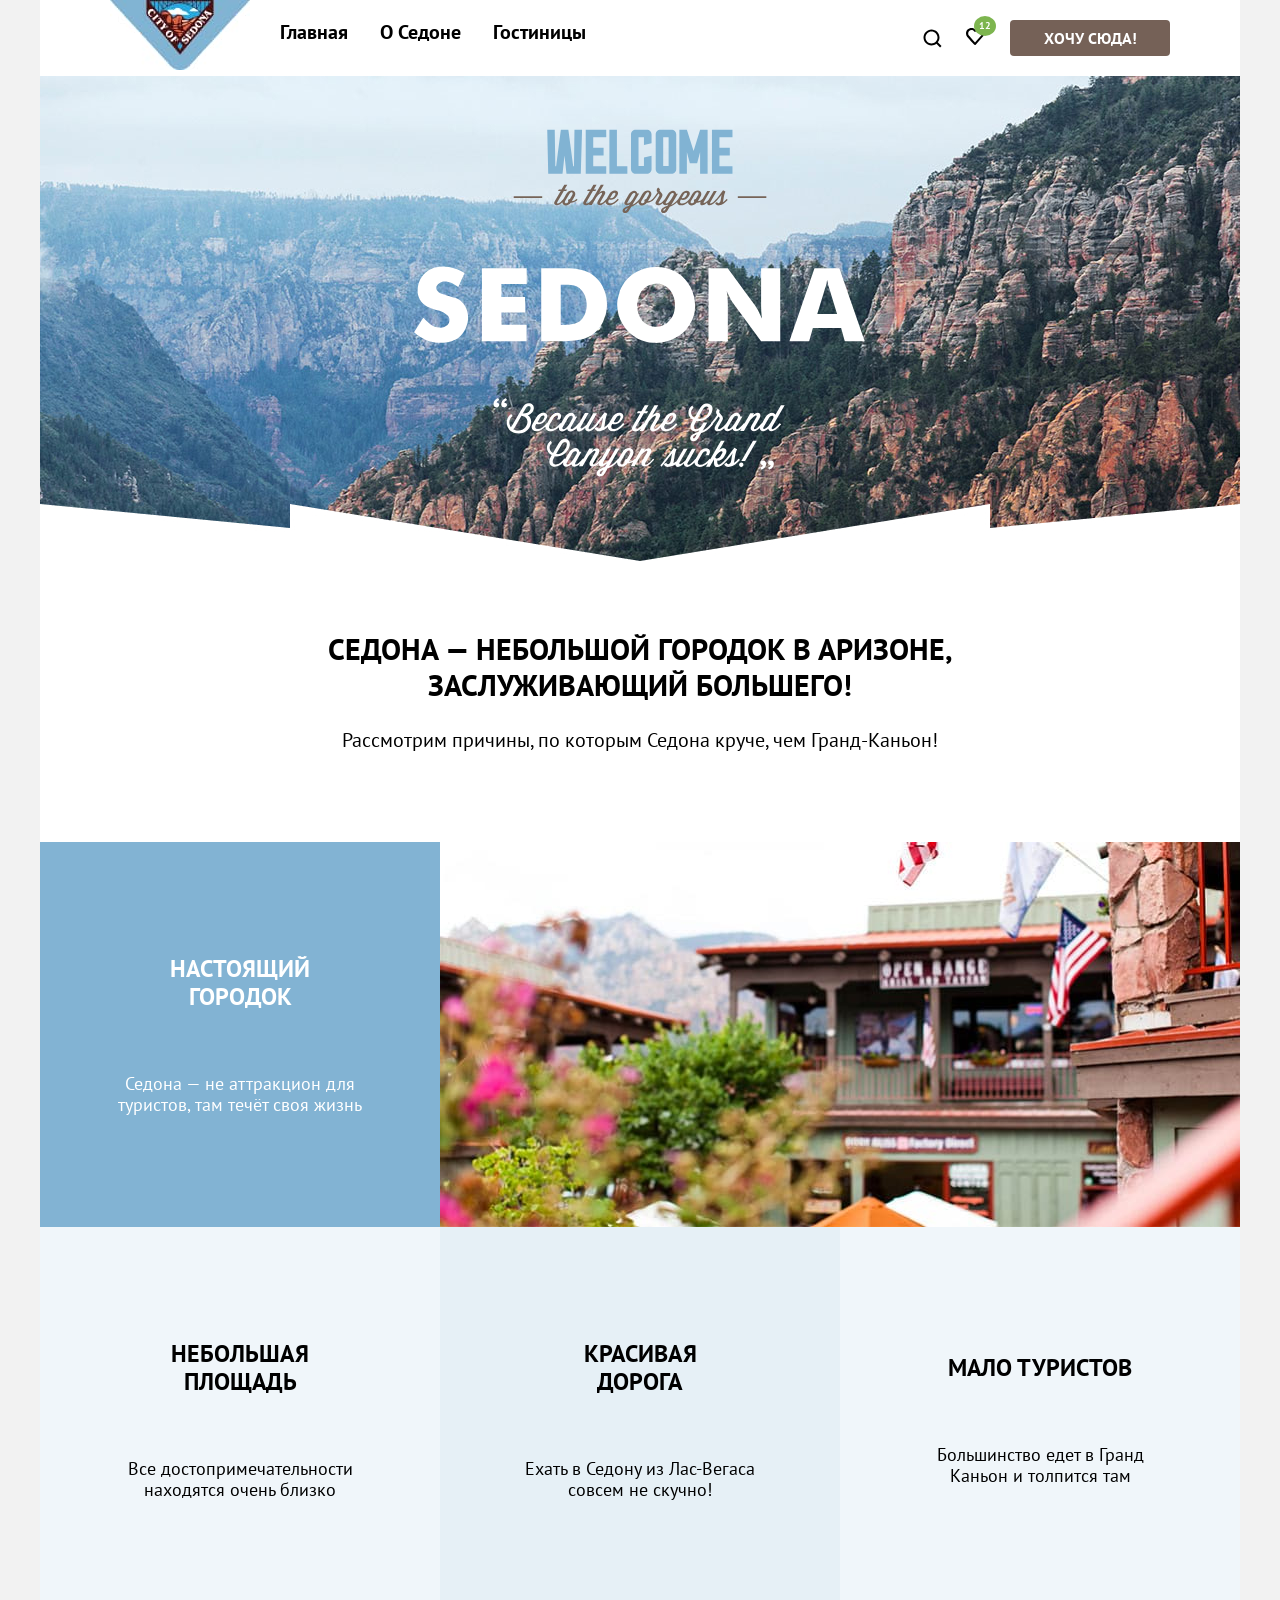
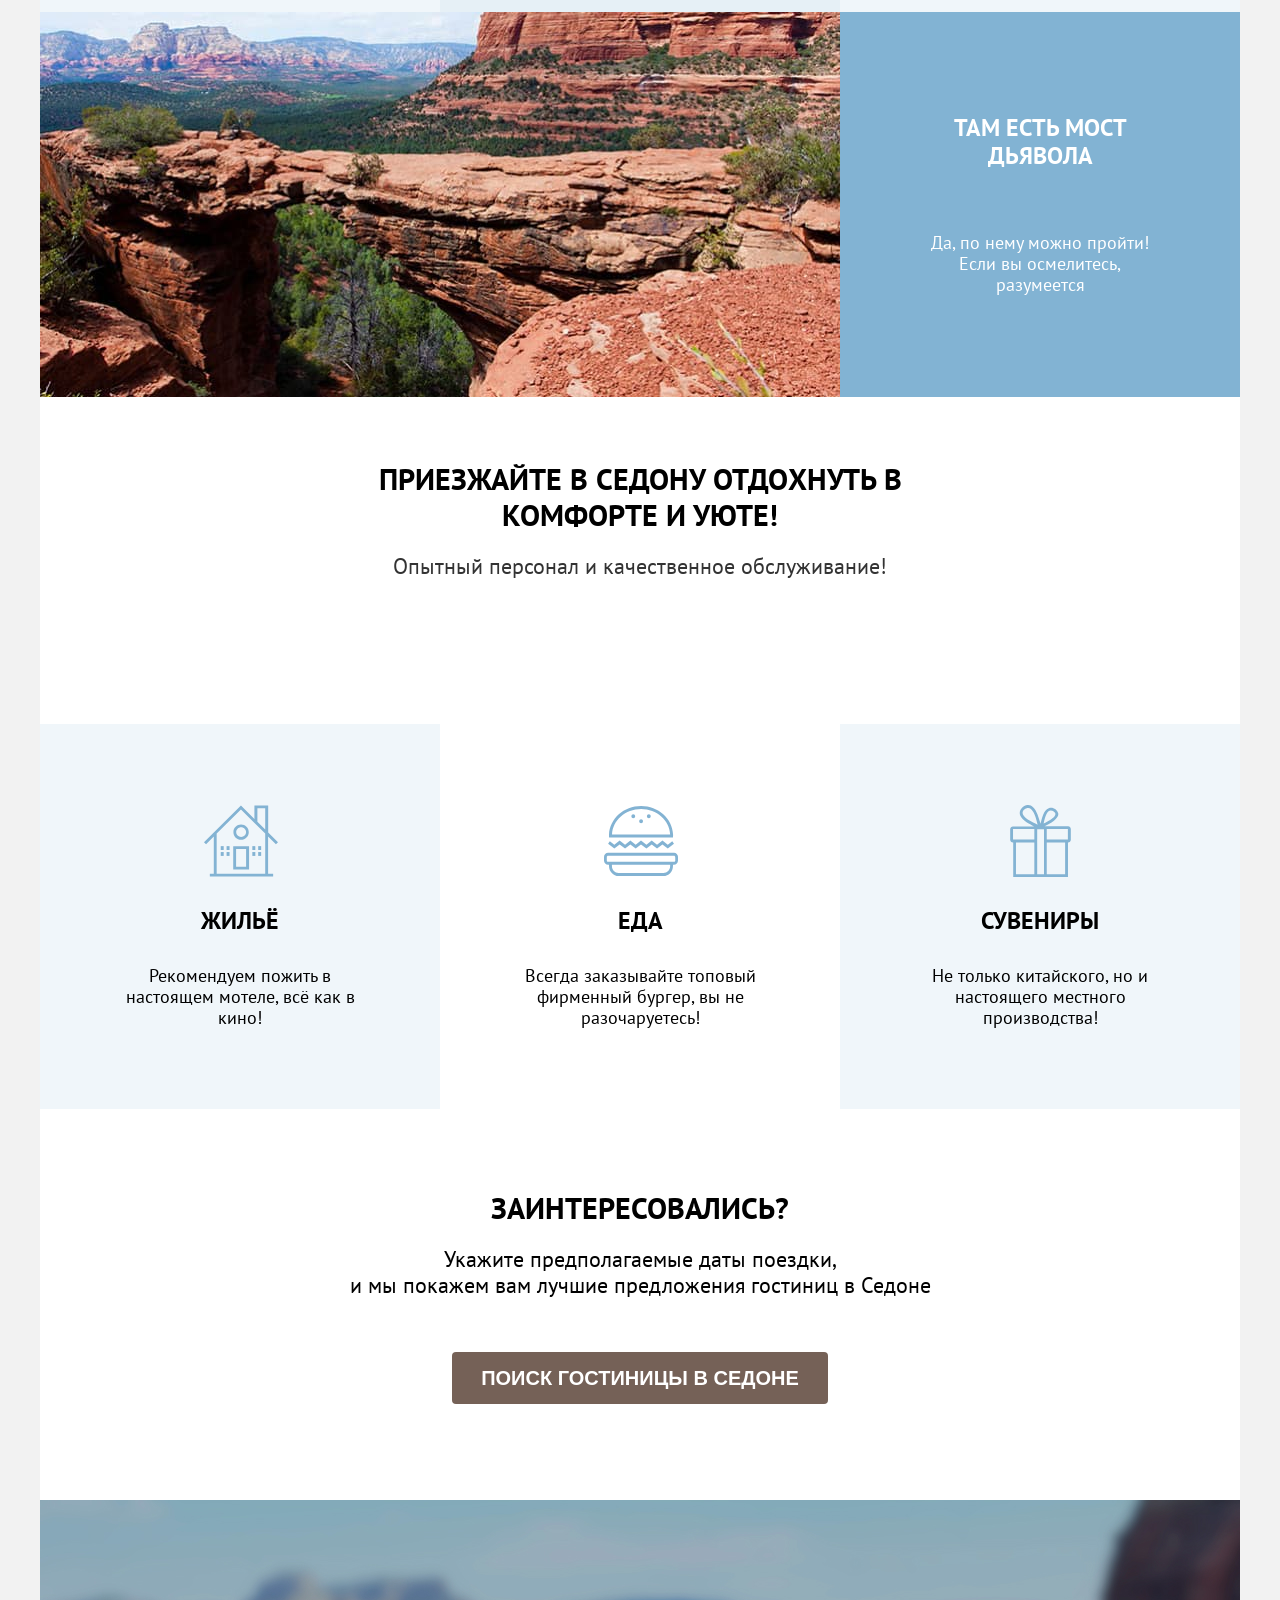
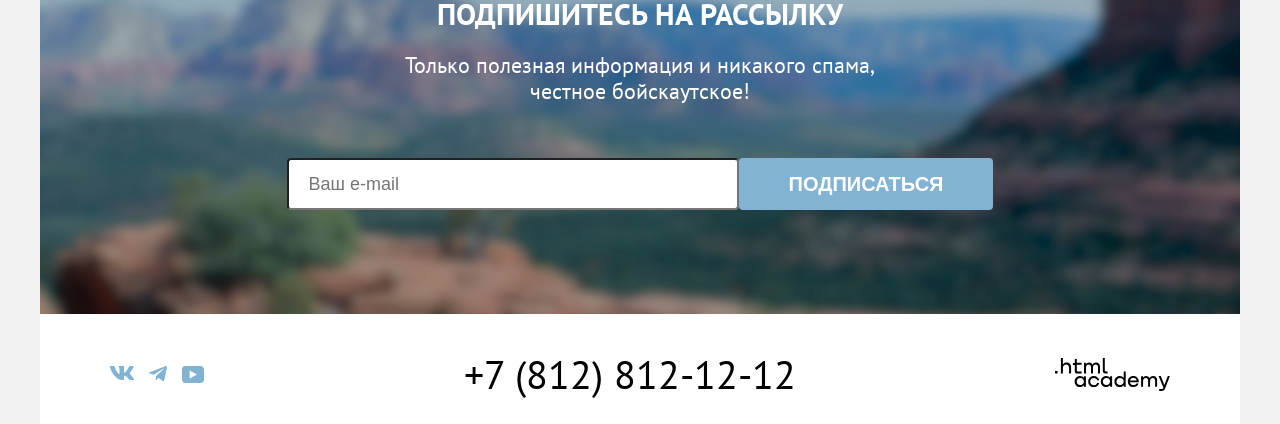
<file: index.html>
<!DOCTYPE html>
<html lang="ru">
  <head>
    <meta charset="utf-8">
    <title>HTML Academy: Седона</title>
    <link rel="stylesheet" href="style/style.css">
  </head>
  <body>
    <div class="wrapper">
      <header class="main-header">
        <nav class="navigation">
          <a href="index.html" class="logo">
            <img src="images/logo.jpg" alt="Лого" width="140" height="70">
          </a>
          <ul class="navigation-list">
            <li class="navigation-item">
              <a class="navigation-link" href="index.html">
                Главная
              </a>
            </li>
            <li class="navigation-item">
              <a class="navigation-link" href="#">
                О Седоне
               </a>
            </li>
            <li class="navigation-item">
              <a class="navigation-link" href="catalog.html">Гостиницы</a>
            </li>
          </ul>
        </nav>
        <section class="user-action">
          <ul class="user-list">
            <li class="user-item">
              <a class="user-link user-search" href="#">
                <span class="visually-hidden">Поиск</span>
              </a>
            </li>
            <li class="user-item">
              <a class="user-link favorit" href="#">
                <span class="visually-hidden">Избранные</span>
                <span>12</span>
              </a>
            </li>
            <li class="user-item">
              <a class="user-link button" href="#">
                Хочу сюда!
              </a>
            </li>
          </ul>
        </section>
      </header>

      <main class="main">
        <section class="big-logo">
          <h1 class="visually-hidden">Sedona</h1>
          <img src="images/sedona.svg" alt="Логотип Города Седона"  width="452" height="352">
        </section>
        <section class="advantages">
          <h2 class="advantages-title">
            Седона — небольшой городок в Аризоне, заслуживающий большего!
          </h2>
          <p class="advantages-text">
            Рассмотрим причины, по которым Седона круче, чем Гранд-Каньон!
          </p>

          <ul class="advantages-list">
            <li class="advantages-item">
              <div class="advantages-item-column">
                <h3 class="advantages-item-title">
                  Настоящий городок
                </h3>
                <p class="advantages-item-text">
                  Седона — не аттракцион для туристов, там течёт своя жизнь
                </p>
              </div>
              <img src="images/city.jpg" alt="Настоящий Городок" width="800" height="385">
            </li>
            <li class="advantages-item">
              <div class="advantages-item-column">
                <h3 class="advantages-item-title">
                Небольшая площадь
              </h3>
              <p class="advantages-item-text">
                Все достопримечательности находятся очень близко
              </p>
              </div>
            </li>
            <li class="advantages-item">
              <div class="advantages-item-column">
                <h3 class="advantages-item-title">
                  Красивая дорога
                </h3>
                <p class="advantages-item-text">
                  Ехать в Седону из Лас-Вегаса совсем не скучно!
                </p>
              </div>
            </li>
            <li class="advantages-item">
              <div class="advantages-item-column">
                <h3 class="advantages-item-title">
                  Мало туристов
                </h3>
                <p class="advantages-item-text">
                    Большинство едет в Гранд Каньон и толпится там
                </p>
              </div>
            </li>
            <li class="advantages-item">
              <img src="images/canyon.jpg" alt="Каньон" width="800" height="385">
              <div class="advantages-item-column">
                <h3 class="advantages-item-title">
                  Там есть мост дьявола
                </h3>
                <p class="advantages-item-text">
                  Да, по нему можно пройти! Если вы осмелитесь, разумеется
                </p>
              </div>
            </li>
          </ul>
        </section>

        <section class="features">
          <h2 class="features-title">Приезжайте в Седону отдохнуть в комфорте и уюте!</h2>
          <p class="features-text">Опытный персонал и качественное обслуживание!</p>

          <ul class="features-list">
            <li class="features-item">
              <img src="images/home.svg" alt="Жильё" width="75" height="72">
              <h3 class="features-item-title">
                Жильё
              </h3>
              <p class="features-item-text">
                Рекомендуем пожить в настоящем мотеле, всё как в кино!
              </p>
            </li>
            <li class="features-item">
              <img src="images/burger.svg" alt="Еда" width="75" height="72">
              <h3 class="features-item-title">
                Еда
              </h3>
              <p class="features-item-text">
                Всегда заказывайте топовый фирменный бургер, вы не разочаруетесь!
              </p>
            </li>
            <li class="features-item">
              <img src="images/gift.svg" alt="Еда" width="75" height="72">
              <h3 class="features-item-title">
                Сувениры
              </h3>
              <p class="features-item-text">
                Не только китайского, но и настоящего местного производства!
              </p>
            </li>
          </ul>
        </section>

        <section class="hotel-search">
          <h2 class="hotel-search-title">
            Заинтересовались?
          </h2>
          <p class="hotel-search-text">
            Укажите предполагаемые даты поездки, <br> и мы покажем вам лучшие предложения гостиниц в Седоне
          </p>
          <p class="hotel-search-cta">
            <button class="hotel-search-link button">
              ПОИСК ГОСТИНИЦЫ В седоне
            </button>
          </p>
        </section>

        <section class="subscribe">
          <h2 class="subscribe-title">Подпишитесь на рассылку</h2>
          <p class="subscribe-text">
            Только полезная информация и никакого спама, честное бойскаутское!
          </p>
          <form class="subscribe-form" action="https://echo.htmlacademy.ru/" method="post">
            <input class="subscribe-email" type="email" placeholder="Ваш e-mail">
            <button class="subscribe-button button" type="submit">Подписаться</button>
          </form>
        </section>
      </main>
      <footer class="footer-page">
        <section class="footer-social">
          <ul class="footer-social_list">
            <li class="footer-item">
              <a class="footer-link footer-vk" href="https://vk.com/htmlacademy">
              </a>
            </li>
            <li class="footer-item">
              <a class="footer-link footer-tg" href="https://t.me/htmlacademy">
              </a>
            </li>
            <li class="footer-item">
              <a class="footer-link footer-youtube" href="https://www.youtube.com/user/htmlacademyru">
              </a>
            </li>
          </ul>
        </section>
        <section class="footer-tel">
          <a class="footer-link-tel" href="tel:+78128121212">+7 (812) 812-12-12</a>
        </section>
        <section class="partners">
          <a class="partners-logo" href="https://htmlacademy.ru">
          </a>
        </section>
      </footer>
    </div>
  </body>
</html>
</file>
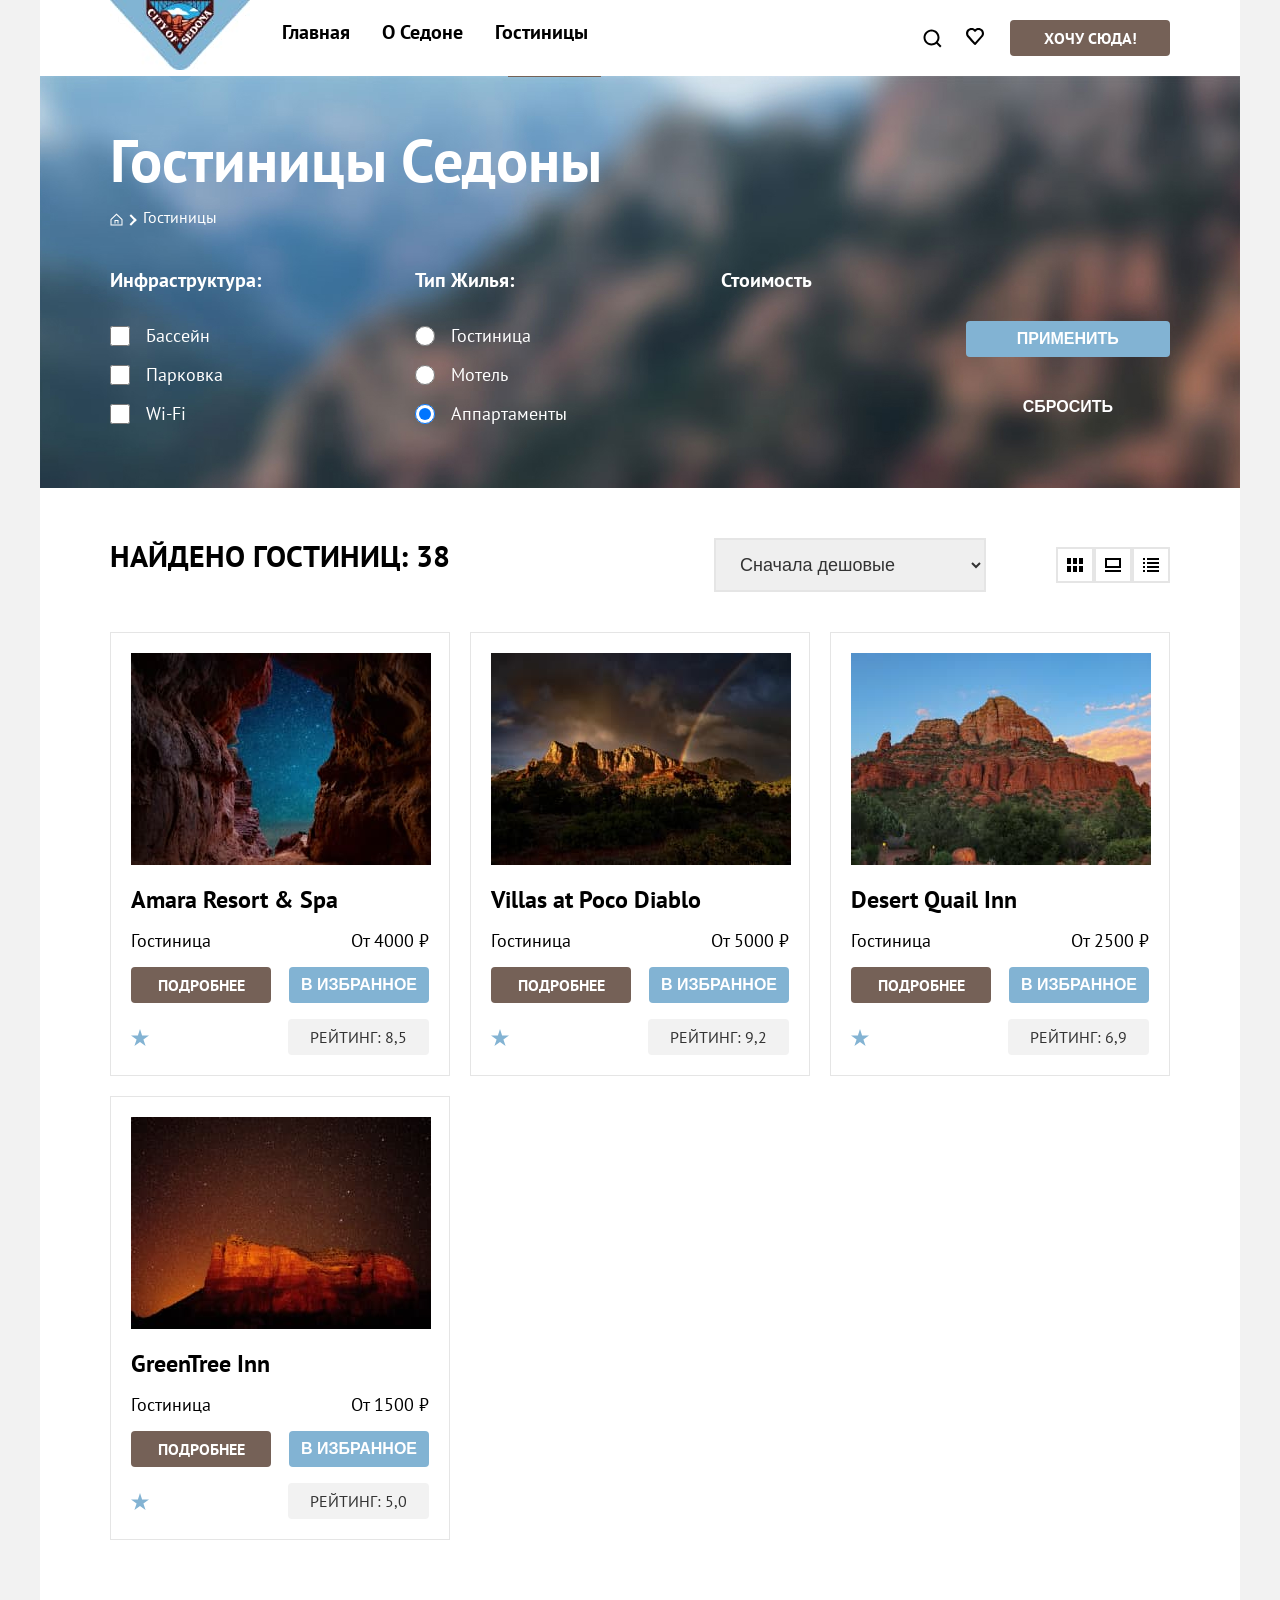
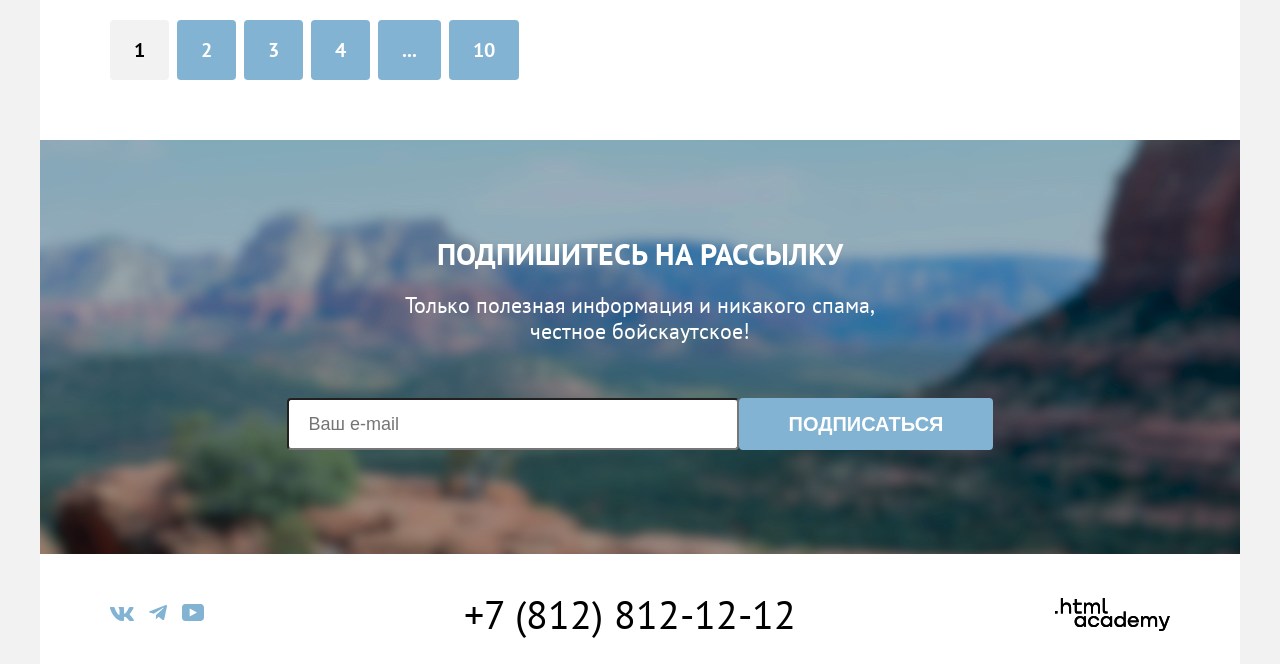
<file: catalog.html>
<!DOCTYPE html>
<html lang="en">
<head>
  <meta charset="UTF-8">
  <meta name="viewport" content="width=device-width, initial-scale=1.0">
  <title>Document</title>
  <link rel="stylesheet" href="style/style.css">
</head>
<body>
  <div class="wrapper">
      <header class="main-header">
        <nav class="navigation">
          <ul class="navigation-list">
            <li class="navigation-item">
              <a href="index.html" class="logo">
                  <img src="images/logo.jpg" alt="Лого" width="140" height="70">
              </a>
            </li>
            <li class="navigation-item">
              <a class="navigation-link" href="index.html">
                Главная
              </a>
            </li>
            <li class="navigation-item">
              <a class="navigation-link" href="#">
                О Седоне
              </a>
            </li>
            <li class="navigation-item">
              <a class="navigation-link" href="catalog.html">Гостиницы</a>
            </li>
          </ul>
        </nav>

        <section class="user-action">
          <ul class="user-list">
            <li class="user-item">
              <a class="user-link user-search" href="#">
                <span class="visually-hidden">Поиск</span>
              </a>
            </li>
            <li class="user-item">
              <a class="user-link favorit" href="#">
                <span class="visually-hidden">Избранные</span>
              </a>
            </li>
            <li class="user-item">
              <a class="user-link button" href="#">
                Хочу сюда!
              </a>
            </li>
          </ul>
        </section>
      </header>
      <main class="main">
        <div class="main-catalog">
          <h1 class="main-catalog-title">Гостиницы Седоны</h1>
          <ul class="breadcrumbs">
            <li class="breadcrumbs-item">
              <a class="breadcrumbs-link" href="index.html"></a>
            </li>
            <li class="breadcrumbs-item">
              <a class="breadcrumbs-link">Гостиницы</a>
            </li>
          </ul>
          <form class="catalog-filter" action="https://echo.htmlacademy.ru/" method="post">
            <fieldset class="catalog-filter-group">
              <legend class="catalog-filter-title">Инфраструктура:</legend>
              <ul class="catalog-filter-list">
                <li class="catalog-filter-item">
                  <label class="control">
                    <input class="control-input" type="checkbox" name="pool" id="pool">
                    <span class="control-title">Бассейн</span>
                  </label>
                </li>
                <li class="catalog-filter-item">
                  <label class="control">
                    <input class="control-input" type="checkbox" name="parking" id="parking">
                    <span class="control-title">Парковка</span>
                  </label>
                </li>
                <li class="catalog-filter-item">
                  <label class="control">
                    <input class="control-input" type="checkbox" name="wifi" id="wifi">
                    <span class="control-title">Wi-Fi</span>
                  </label>
                </li>
              </ul>
            </fieldset>
            <fieldset class="catalog-filter-group">
              <legend class="catalog-filter-title">Тип Жилья:</legend>
              <ul class="catalog-filter-list">
                <li class="catalog-filter-item">
                  <label class="control">
                    <input class="control-input" type="radio" name="product-group" id="hotel" value="hotel">
                    <span class="control-title">Гостиница</span>
                  </label>
                </li>
                <li class="catalog-filter-item">
                  <label class="control">
                    <input class="control-input" type="radio" name="product-group" id="motel" value="motel">
                    <span class="control-title">Мотель</span>
                  </label>
                </li>
                <li class="catalog-filter-item">
                  <label class="control">
                    <input class="control-input" type="radio" name="product-group" id="apartments" value="apartments" checked>
                    <span class="control-title">Аппартаменты</span>
                  </label>
                </li>
              </ul>
            </fieldset>
            <label class="catalog-filter-title">Стоимость</label>
            <div class="catalog-buttons">
              <button class="catalog-btn button" type="submit">Применить</button>
              <button class="catalog-reset button" type="reset">Сбросить</button>
            </div>
          </form>
        </div>
        <section class="filter">
            <h2 class="filter-title">Найдено гостиниц: 38</h2>
            <div class="filter-buttons">
              <select class="select-control" aria-label="Сортировка">
                <option value="cheap">Сначала дешовые</option>
                <option value="dear">Сначала дорогие</option>
                <option value="popular">Популярные</option>
              </select>
              <a  class="filter-button filter-button-list" href="#">
                <span class="visually-hidden">Показать список</span>
              </a>
              <a  class="filter-button filter-button-card" href="#">
                <span class="visually-hidden">Показать карточки</span>
              </a>
              <a  class="filter-button filter-button-card-sheet" href="#">
                <span class="visually-hidden">Показать лист</span>
              </a>
            </div>
        </section>
        <ul class="product-list">
          <li class="product-card">
            <img class="product-card-image" src="images/catalog/hotel-1.jpg" alt="Картинка">
            <h3 class="product-card-title">Amara Resort & Spa</h3>
            <div class="product-column">
              <p class="product-card-text">Гостиница</p>
              <p class="product-price">От 4000 ₽</p>
            </div>
            <div class="product-column">
              <a class="product-btn-grey button" href="#">подробнее</a>
              <button class="product-btn-blue button" href="#">в избранное</button>
            </div>
             <div class="product-column">
              <p class="product-grade"></p>
              <p class="product-btn-wht button" href="#">Рейтинг: 8,5</p>
             </div>
          </li>

          <li class="product-card">
            <img class="product-card-image" src="images/catalog/hotel-2.jpg" alt="Картинка">
            <h3 class="product-card-title">Villas at Poco Diablo</h3>
            <div class="product-column">
               <p class="product-card-text">Гостиница</p>
                <p class="product-price">От 5000 ₽</p>
            </div>
           <div class="product-column">
             <a class="product-btn-grey button" href="#">подробнее</a>
              <button class="product-btn-blue button" href="#">в избранное</button>
           </div>
           <div class="product-column">
            <p class="product-grade"></p>
            <p class="product-btn-wht button" href="#">Рейтинг: 9,2</p>
           </div>
          </li>

          <li class="product-card">
            <img class="product-card-image" src="images/catalog/hotel-3.jpg" alt="Картинка">
            <h3 class="product-card-title">Desert Quail Inn</h3>
            <div class="product-column">
              <p class="product-card-text">Гостиница</p>
              <p class="product-price">От 2500 ₽</p>
            </div>
            <div class="product-column">
              <a class="product-btn-grey button" href="#">подробнее</a>
              <button class="product-btn-blue button" href="#">в избранное</button>
            </div>
            <div class="product-column">
              <p class="product-grade"></p>
              <p class="product-btn-wht button" href="#">Рейтинг: 6,9</p>
            </div>
          </li>

          <li class="product-card">
            <img class="product-card-image" src="images/catalog/hotel-4.jpg" alt="Картинка">
            <h3 class="product-card-title">GreenTree Inn</h3>
            <div class="product-column">
              <p class="product-card-text">Гостиница</p>
              <p class="product-price">От 1500 ₽</p>
            </div>
            <div class="product-column">
               <a class="product-btn-grey button" href="#">подробнее</a>
              <button class="product-btn-blue button" href="#">в избранное</button>
            </div>
            <div class="product-column">
              <p class="product-grade"></p>
              <p class="product-btn-wht button" href="#">Рейтинг: 5,0</p>
            </div>
          </li>
        </ul>
        <ul class="pagination">
          <li class="pagination-item">
            <a class="pagination-link pagination-current">1</a>
          </li>
          <li class="pagination-item">
            <a class="pagination-link" href="#">2</a>
          </li>
          <li class="pagination-item">
            <a class="pagination-link" href="#">3</a>
          </li>
          <li class="pagination-item">
            <a class="pagination-link" href="#">4</a>
          </li>
          <li class="pagination-item">
            <a class="pagination-link" href="#">...</a>
          </li>
          <li class="pagination-item">
            <a class="pagination-link" href="#">10</a>
          </li>
          </ul>
        <section class="subscribe">
          <h2 class="subscribe-title">Подпишитесь на рассылку</h2>
          <p class="subscribe-text">
            Только полезная информация и никакого спама, честное бойскаутское!
          </p>
          <form class="subscribe-form" action="https://echo.htmlacademy.ru/" method="post">
            <input class="subscribe-email" type="email" placeholder="Ваш e-mail">
            <button class="subscribe-button button" type="submit">Подписаться</button>
          </form>
        </section>
      </main>

      <footer class="footer-page">
        <section class="footer-social">
          <ul class="footer-social_list">
            <li class="footer-item">
              <a class="footer-link" href="#">
                <img src="images/vk.svg" alt="vk">
              </a>
            </li>
            <li class="footer-item">
              <a class="footer-link" href="#">
                <img src="images/telegram.svg" alt="telegram">
              </a>
            </li>
            <li class="footer-item">
              <a class="footer-link" href="#">
                <img src="images/youtube.svg" alt="youtube">
              </a>
            </li>
          </ul>
        </section>
        <section class="footer-tel">
          <a class="footer-link-tel" href="tel:+78128121212">+7 (812) 812-12-12</a>
        </section>
        <section class="partners">
          <a class="partners-logo" href="#">
            <img src="images/logo_htmlacademy.svg" alt="htmlacademy">
          </a>
        </section>
      </footer>
    </div>
</body>
</html>
</file>
<file: style/style.css>
@font-face {
  font-family: "PT Sans";
  font-style: normal;
  font-weight: 400;
  src: url("../fonts/ptsans-400.woff2") format("woff2");
  font-display: swap;
}

@font-face {
  font-family: "PT Sans";
  font-style: normal;
  font-weight: 700;
  src: url("../fonts/ptsans-700.woff2") format("woff2");
  font-display: swap;
}

* {
  margin: 0;
  padding: 0;
  box-sizing: border-box;
}

body {
  font-size:20px;
  line-height: 24px;
  font-family: "PT Sans", sans-serif;
  color: #000000;
  background-color: #f2f2f2;
  width: 100%;
}

.wrapper {
  width: 1200px;
  margin: 0 auto;
  background-color: #ffffff;
  display: flex;
  flex-direction: column;
  min-height: 100vh;
}

a {
  text-decoration: none;
}

ul {
  list-style: none;
}

.visually-hidden {
  display: none;
}

.button {
  display: block;
  padding-top: 8px;
  padding-bottom: 8px;
  background-color: #756157;
  color: #ffffff;
  text-align: center;
  border-radius: 4px;
  font-weight: 700;
}

.main-header {
  display: flex;
  justify-content: space-between;
  padding: 0 70px;
}

.navigation {
  display: flex;
  gap: 30px;
}

.navigation-list {
  display: flex;
  justify-content: space-between;
  gap:32px;
  flex-wrap: wrap;
}

.navigation-link {
  font-weight: 700;
  color:#000000;
  text-align:center;
  padding-top: 20px;
  display: block;
  width: 100%;
  height: 100%;
}

.user-list {
  display: flex;
  gap: 24px;
  padding-top: 20px;
  padding-bottom: 20px;
  align-items: center;
  position: relative;
}

.user-link {
  font-weight: 700;
  font-size: 16px;
  line-height: 20px;
  text-transform: uppercase;
  width: 160px;
}

.user-search {
  display: block;
  width: 20px;
  height: 20px;
  background: url("../images/search.svg") no-repeat;
}

.favorit {
  display: block;
  width: 20px;
  height: 20px;
  background: url("../images/heart.svg") no-repeat;
}

.favorit span {
  position: absolute;
  left: 52px;
  top: 16px;
  font-size: 10px;
  line-height: 10px;
  text-align: center;
  background-color: #7db54f;
  border-radius: 50%;
  padding: 5px;
  color: #ffffff;
}

/* end header */

.big-logo {
  display: flex;
  justify-content: center;
  background: url("../images/background.jpg") no-repeat;
  background-color: #e5e5e5;
  min-height: 485px;
  padding-top: 51px;
}

.advantages {
  padding-top: 70px;
}

.advantages-title {
  max-width: 730px;
  font-weight: 700;
  font-size: 30px;
  line-height: 36px;
  text-transform: uppercase;
  text-align: center;
  margin: 0 auto;
  margin-bottom: 25px;
}

.advantages-text {
  text-align: center;
  max-width: 651px;
  margin: 0 auto;
  margin-bottom: 90px;
}

.advantages-list {
  display: flex;
  flex-wrap: wrap;
}

.advantages-item {
  background-color: rgba(131, 179, 211, 0.12) ;
  display: flex;
}

.advantages-item:nth-child(2n+1)  {
    background-color: #82b3d3;
    color: #FFFFFF;
}

.advantages-item:nth-child(3n)  {
  background-color: rgba(131, 179, 211, 0.2);
  color: black;
}

.advantages-item-column {
  display: flex;
  flex-direction: column;
  justify-content: center;
  align-items: center;
  min-height: 385px;
  min-width: 400px;
  gap: 62px;
}

.advantages-item-title {
  font-weight: 700;
  font-size: 24px;
  line-height: 28px;
  text-align: center;
  text-transform: uppercase;
  max-width: 197px;
}

.advantages-item-text {
  text-align: center;
  max-width: 254px;
  font-size: 18px;
  line-height: 21px;
}

.features {
  padding-top: 64px;
}

.features-title {
  font-weight: 700;
  font-size: 30px;
  line-height: 36px;
  margin: 0 auto;
  text-align: center;
  text-transform: uppercase;
  max-width: 568px;
  margin-bottom: 20px;
}

.features-text {
  font-size: 22px;
  line-height: 26px;
  text-align: center;
  color:#333333;
  margin-bottom: 64px;
}

.features-list {
  display: flex;
  text-align: center;
  padding: 81px 0;
}

.features-item {
  display: flex;
  flex-direction: column;
  align-items: center;
  justify-content: center;
  gap:30px;
  padding-top: 81px;
  padding-bottom: 81px;
  width: 400px;
}

.features-item:first-child  {
  background-color: rgba(131, 179, 211, 0.12);
}

.features-item:last-child {
  background-color: rgba(131, 179, 211, 0.12);
}

.features-item-title {
  font-weight: 700;
  font-size: 24px;
  line-height: 28px;
  text-align: center;
  text-transform: uppercase;
}

.features-item-text {
  font-size: 18px;
  line-height: 21px;
  text-align: center;
  max-width: 241px;
}

.hotel-search {
  display: flex;
  flex-direction: column;
  align-items: center;
  margin-bottom: 96px;
}

.hotel-search-title {
  font-weight: 700;
  font-size: 30px;
  line-height: 36px;
  text-transform: uppercase;
  margin-bottom: 20px;
}

.hotel-search-text {
  font-size: 22px;
  line-height: 26px;
  margin-bottom: 54px;
  text-align: center;
}

.hotel-search-link {
  font-weight: 700;
  font-size: 20px;
  line-height: 36px;
  text-transform: uppercase;
  min-width: 376px;
  border: 0;
  cursor: pointer;
}

.subscribe {
  padding-top: 96px;
  padding-bottom: 104px;
  min-height: 414px;
  background: url("../images/Subscribe.jpg") repeat;
  background-color: black;
  display: flex;
  flex-direction: column;
  justify-content: center;
  align-items: center;
}

.subscribe-title {
  font-weight: 700;
  font-size: 30px;
  line-height: 36px;
  text-transform: uppercase;
  margin-bottom: 20px;
  color:#FFFFFF;
}

.subscribe-text {
  font-size: 22px;
  line-height: 26px;
  text-align: center;
  color:#ffffff;
  max-width: 500px;
  margin-bottom: 54px;
}

.subscribe-form {
  display: flex;
  outline: none;
}

.subscribe-email {
  min-width: 452px;
  border-radius: 4px;
  padding: 12px 20px;
  font-size: 18px;
  line-height: 24px;
}

.subscribe-email:focus {
  outline: none;
  box-shadow: none;
}

.subscribe-button {
  font-weight: 700;
  font-size: 20px;
  line-height: 36px;
  text-transform: uppercase;
  background-color: #82B3D3;
  color:#ffffff;
  padding: 8px 50px;
  border: none;
}

/* End main */

.footer-page {
  display: flex;
  justify-content: space-between;
  margin-top: auto;
  padding-top: 40px;
  padding-bottom: 30px;
  padding-left: 70px;
  padding-right: 70px;
  align-items: center;
}

.footer-social_list {
  display: flex;
  gap: 15px;
}

.footer-link {
  display: block;
}

.footer-vk {
  background: url("../images/vk.svg") no-repeat;
  width: 24px;
  height: 14px;
}

.footer-tg {
  background: url("../images/telegram.svg") no-repeat;
  width: 18px;
  height: 16px;
}

.footer-youtube {
  background: url("../images/youtube.svg") no-repeat;
  width: 22px;
  height: 17px;
}

.footer-link-tel {
  font-size: 40px;
  line-height: 40px;
  text-align: center;
  text-transform: uppercase;
  color:#000000
}

.partners-logo {
  display: block;
  background: url("../images/logo_htmlacademy.svg") no-repeat;
  width: 115px;
  height: 33px;
}


/* Catalog */

.main-catalog {
  background: url("../images/filter.jpg") repeat;
  background-color: black;
  padding-top: 45px;
  padding-bottom: 63px;
  padding-left: 70px;
  padding-right: 70px;
}

.main-catalog-title {
  font-weight: 700;
  font-size: 60px;
  line-height: 78px;
  color:white;
  margin-bottom: 8px;
}

.breadcrumbs {
  display: flex;
  gap: 20px;
  position: relative;
  align-items: end;
  margin-bottom: 40px;
}

.breadcrumbs-item:first-child {
  display: block;
  width: 13px;
  height: 15px;
  background: url("../images/mini-home.svg") no-repeat;
}

.breadcrumbs-item:first-child::after {
  content: "";
  position: absolute;
  top: 9px;
  left: 9px;
  display: inline-block;
  margin: 0 8px;
  border: solid #fff;
  border-width: 0 2px 2px 0;
  padding: 3px;
  transform: rotate(-45deg);
}

.breadcrumbs-link {
  font-size: 16px;
  line-height: 21px;
  color:#ffffff;
  display: block;
  width: 100%;
  height: 100%;
}

.catalog-filter {
  display: flex;
  justify-content: space-between;
}

.catalog-filter-group {
  border:none;
}

.catalog-filter-title {
  font-weight: 700;
  font-size: 20px;
  line-height: 24px;
  text-transform: capitalize;
  color:#fff;
  margin-bottom: 32px;
}

.catalog-filter-item {
  font-size: 18px;
  line-height: 23px;
  color: #fff;
  margin-bottom: 16px;
}

.catalog-filter-item:last-child {
  margin-bottom: 0;
}

.control {
  display: flex;
  align-items: center;
}

.control-input {
  width: 20px;
  height: 20px;
  border: none;
  border-radius: 4px;
}

.control-title {
  display: inline-block;
  margin-left: 16px;
}

.catalog-buttons {
  display: flex;
  flex-direction: column;
  justify-content: end;
}

.catalog-btn {
  font-weight: 700;
  font-size: 16px;
  line-height: 20px;
  text-transform: uppercase;
  background-color: #82B3D3;
  padding-left: 50px;
  padding-right: 50px;
  margin-bottom: 32px;
  outline: none;
  border: none;
}

.catalog-reset {
  font-weight: 700;
  font-size: 16px;
  line-height: 20px;
  text-transform: uppercase;
  background-color: transparent;
  outline: none;
  border: none;
  padding-left: 57px;
  padding-right: 57px;
}


.filter {
  padding-top: 50px;
  padding-bottom: 40px;
  padding-left: 70px;
  padding-right: 70px;
  display: flex;
  justify-content: space-between;
}

.filter-title {
  font-weight: 700;
  font-size: 30px;
  line-height: 36px;
  text-transform: uppercase;
}

.filter-buttons {
  display: flex;
  align-items: center;
}

.select-control {
  border:2px solid #E5E5E5;
  padding-left: 20px;
  padding-top: 14px;
  padding-bottom: 14px;
  width:272px;
  outline: none;
  font-size: 18px;
  line-height: 21px;
  color:#333333;
  margin-right: 70px  ;
}

.filter-button-column {
  display: flex;
  flex-wrap:wrap;
  max-width: 131px;
  gap:8px;
}

.filter-button {
  display: block;
  width: 16px;
  height: 14px;
  padding: 16px 17px;
  border: 2px solid #E5E5E5;
}

.filter-button:active  {
  border: 2px solid black;
}

.filter-button-list {
  background: url("../images/filter/filter-1.svg") no-repeat;
  background-position: center;

}

.filter-button-card {
  background: url("../images/filter/filter-2.svg") no-repeat;
  background-position: center;
}

.filter-button-card-sheet {
  background: url("../images/filter/filter-3.svg") no-repeat;
  background-position: center;
}

.product-list {
  display: flex;
  padding-left: 70px;
  padding-right: 70px;
  flex-wrap: wrap;
  gap: 20px;
}

.product-card {
  padding: 20px;
  border: 1px solid #E5E5E5;
  max-width:340px;
}

.product-card-title {
  font-weight: 700;
  font-size: 24px;
  line-height: 28px;
  margin: 16px 0;
}

.product-column {
  display: flex;
  justify-content: space-between;
  margin-bottom: 16px;
  align-items: center;
}

.product-column:last-child {
  margin-bottom: 0;
}

.product-card-text, .product-price {
  font-size: 18px;
  line-height: 21px;
}

.product-btn-grey {
  font-weight: 700;
  font-size: 16px;
  line-height: 20px;
  text-transform: uppercase;
  min-width: 140px;
}

.product-btn-blue {
  font-weight: 700;
  font-size: 16px;
  line-height: 20px;
  text-align: center;
  text-transform: uppercase;
  background-color: #82B3D3;
  border: none;
  outline: none;
  min-width: 140px;
}

.product-grade {
  background: url("../images/starr.svg") no-repeat;
  width: 18px;
  height: 17px;
}

.product-btn-wht {
  font-size: 16px;
  line-height: 20px;
  letter-spacing: 0%;
  text-transform: uppercase;
  background-color: #F2F2F2;
  color: #333333;
  padding-left: 22px;
  padding-right: 22px;
  min-width: 140px;
  font-weight: 400;
}

.pagination {
  display: flex;
  gap:8px;
  padding-top: 80px;
  padding-bottom: 60px;
  padding-right: 70px;
  padding-left: 70px;
}

.pagination-link {
  display: block;
  font-weight: 700;
  font-size: 20px;
  line-height: 36px;
  text-align: center;
  text-transform: uppercase;
  padding: 12px 24px;
  background-color: #82B3D3;
  border-radius: 4px;
  color:white;
}

.pagination-current {
  background-color: #F2F2F2;
  color: #000000;
}


/* End Catalog */
</file>
